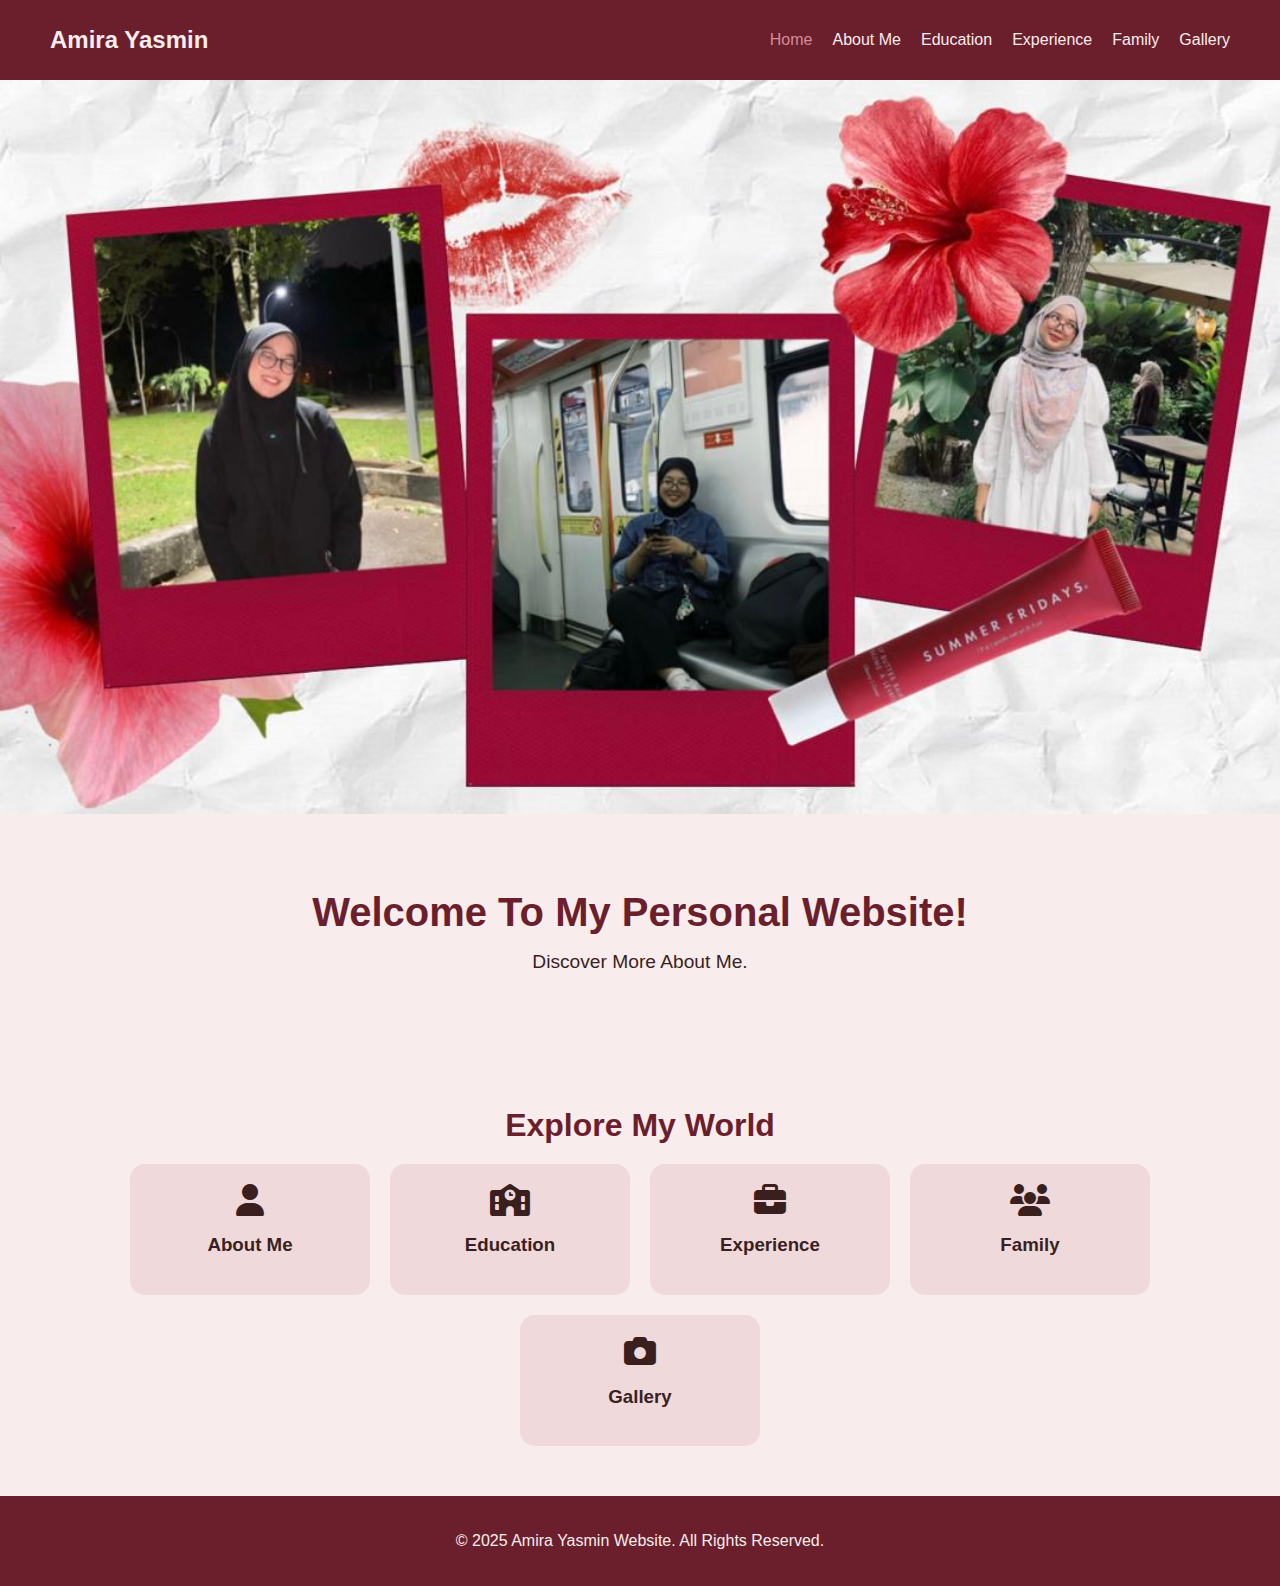
<file: index.html>
<html>
<head>
    <title>Home | Amira Yasmin</title>
    <link rel="stylesheet" href="style.css">
    <link rel="stylesheet" href="https://cdnjs.cloudflare.com/ajax/libs/font-awesome/6.4.0/css/all.min.css">
</head>
<body>

<nav>
    <div class="nav-container">
        <a href="index.html" class="logo">Amira Yasmin</a>
        <ul class="nav-links">
            <li><a class="active" href="index.html">Home</a></li>
            <li><a href="about.html">About Me</a></li>
            <li><a href="education.html">Education</a></li>
            <li><a href="experience.html">Experience</a></li>
            <li><a href="family.html">Family</a></li>
            <li><a href="gallery.html">Gallery</a></li>
        </ul>
    </div>
</nav>

<header>
    <img src="images/maroon.jpg" alt="Yasmin">
</header>

<section>
    <h1>Welcome To My Personal Website!</h1>
    <p>Discover More About Me.</p>
</section>

<section class="quick-links">
    <h2 class="section-title">Explore My World</h2>
    <div class="links-container">
        <a href="about.html" class="quick-link-card">
            <div class="link-icon"><i class="fas fa-user"></i></div>
            <h3>About Me</h3>
        </a>
        <a href="education.html" class="quick-link-card">
            <div class="link-icon"><i class="fas fa-school"></i></div>
            <h3>Education</h3>
        </a>
        <a href="experience.html" class="quick-link-card">
            <div class="link-icon"><i class="fas fa-briefcase"></i></div>
            <h3>Experience</h3>
        <a href="family.html" class="quick-link-card">
            <div class="link-icon"><i class="fas fa-users"></i></div>
            <h3>Family</h3>
        </a>
        <a href="gallery.html" class="quick-link-card">
            <div class="link-icon"><i class="fas fa-camera"></i></div>
            <h3>Gallery</h3>
        </a>
    </div>
</section>

<footer>
    <p>© 2025 Amira Yasmin Website. All Rights Reserved.</p>
</footer>

</body>
</html>
</file>
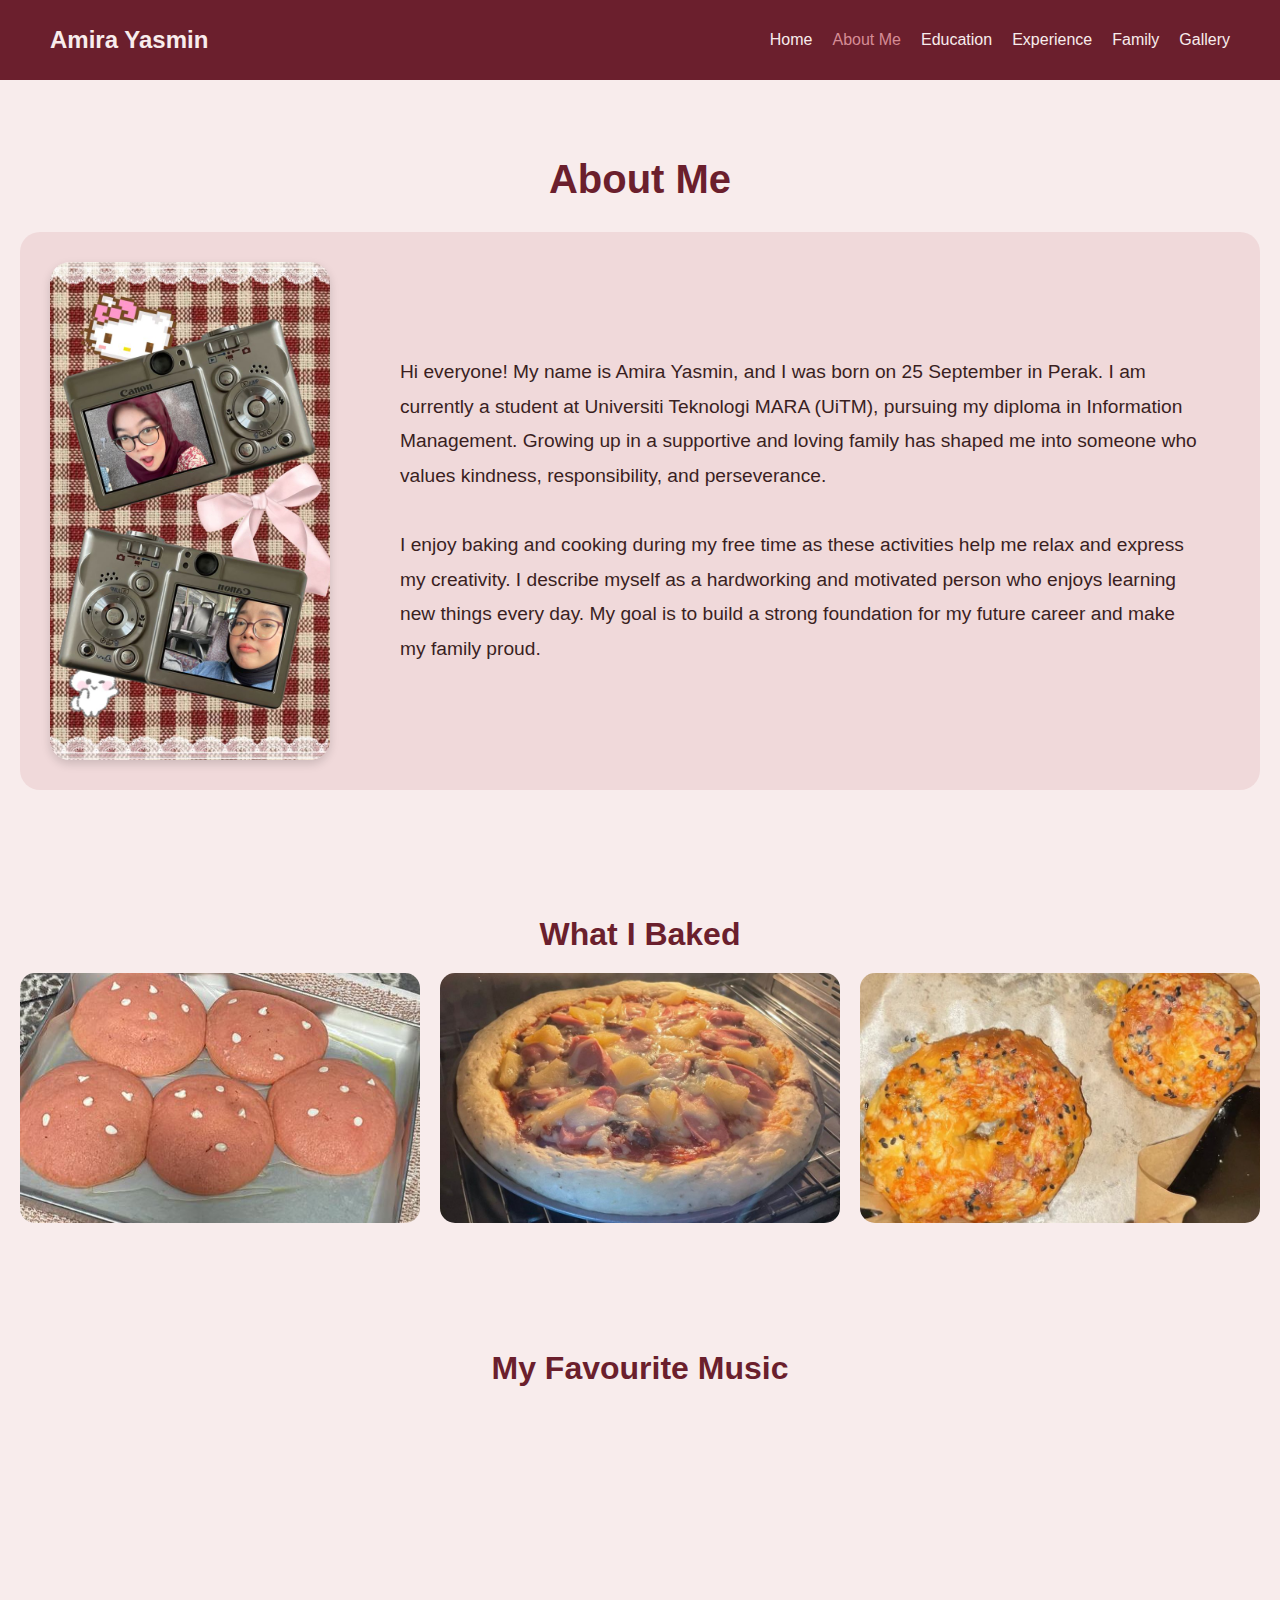
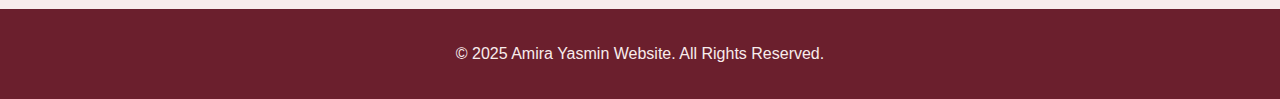
<file: about.html>
<html>
<head>
    <title>About Me | Amira Yasmin</title>
    <link rel="stylesheet" href="style.css">
</head>
<body>

<!-- NAVBAR -->
<nav>
    <div class="nav-container">
        <a href="index.html" class="logo">Amira Yasmin</a>
        <ul class="nav-links">
            <li><a href="index.html">Home</a></li>
            <li><a class="active" href="about.html">About Me</a></li>
            <li><a href="education.html">Education</a></li>
            <li><a href="experience.html">Experience</a></li>
            <li><a href="family.html">Family</a></li>
            <li><a href="gallery.html">Gallery</a></li>
        </ul>
    </div>
</nav>

<!-- ABOUT ME SECTION -->
<section>
    <h1>About Me</h1>
    <div class="about-section">
        <img src="images/yas.jpg" alt="My Photo">
        <div class="about-text">
            <p>
                Hi everyone! My name is Amira Yasmin, and I was born on 25 September in Perak.
                I am currently a student at Universiti Teknologi MARA (UiTM), pursuing my diploma
                in Information Management. Growing up in a supportive and loving family has shaped
                me into someone who values kindness, responsibility, and perseverance.
                <br><br>
                I enjoy baking and cooking during my free time as these activities help me relax
                and express my creativity. I describe myself as a hardworking and motivated person
                who enjoys learning new things every day. My goal is to build a strong foundation
                for my future career and make my family proud.
            </p>
        </div>
    </div>
</section>

<!-- BAKING SECTION -->
<section>
    <h2>What I Baked</h2>
    <div class="gallery-grid">
        <img src="images/berry cookies.jpg" alt="Baking">
        <img src="images/pizza.jpg" alt="Baking">
        <img src="images/bagel.jpg" alt="Baking">
    </div>
</section>

<section class="music-section">
    <h2>My Favourite Music</h2>

    <iframe 
        src="https://open.spotify.com/embed/track/0fK7ie6XwGxQTIkpFoWkd1"
        width="70%"
        height="152"
        frameborder="0"
        allow="encrypted-media; clipboard-write; picture-in-picture"
        allowfullscreen>
    </iframe>
</section>




<!-- FOOTER -->
<footer>
    <p>© 2025 Amira Yasmin Website. All Rights Reserved.</p>
</footer>

</body>
</html>
</file>
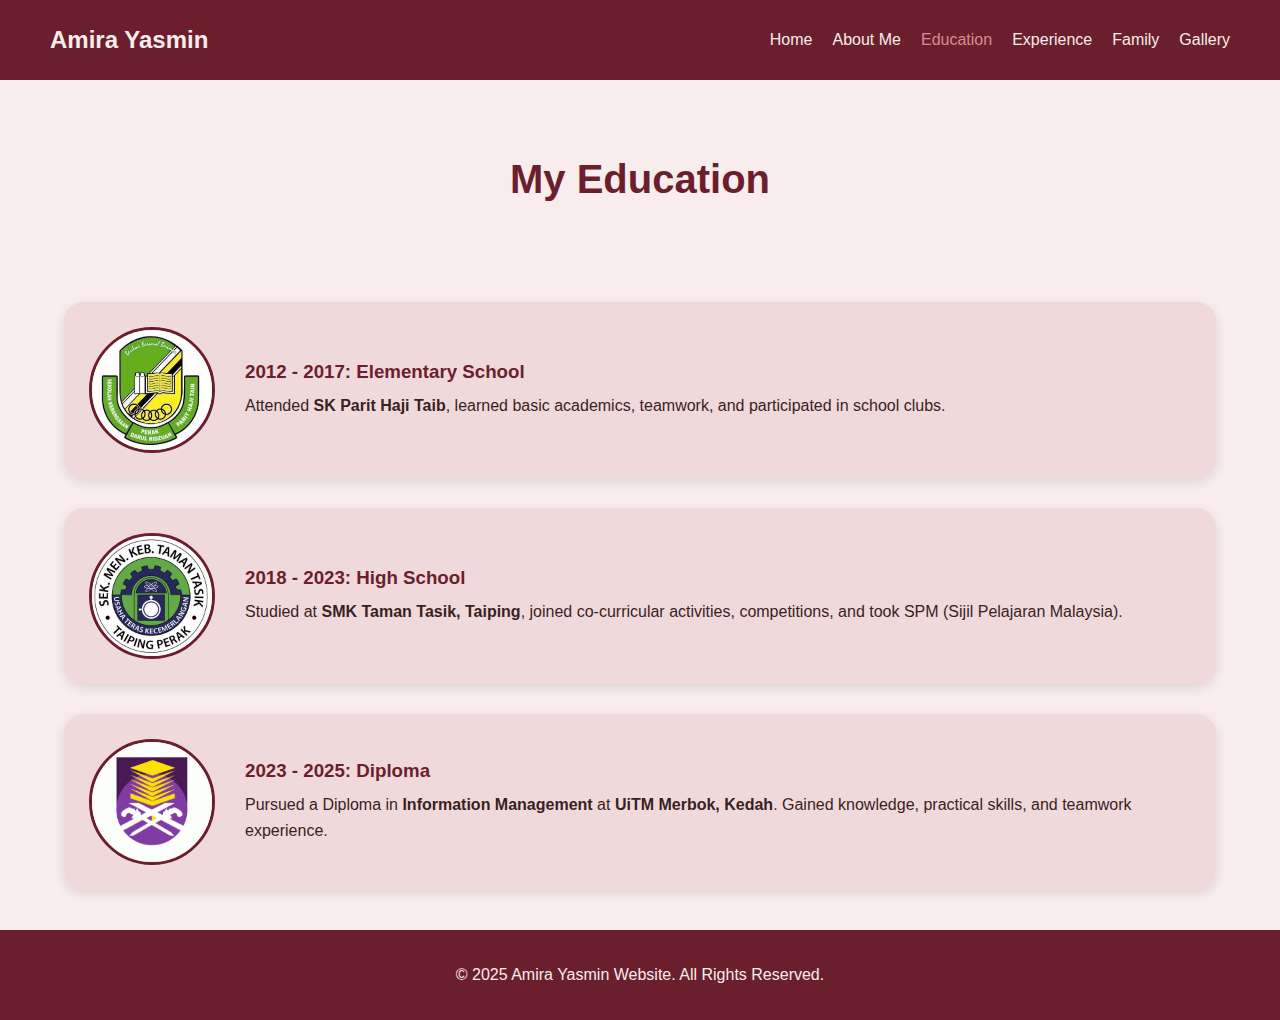
<file: education.html>
<html>
<head>
    <title>Experience | Amira Yasmin</title>
    <link rel="stylesheet" href="style.css">
</head>

<body>

<nav>
    <div class="nav-container">
        <a href="index.html" class="logo">Amira Yasmin</a>
        <ul class="nav-links">
            <li><a href="index.html">Home</a></li>
            <li><a href="about.html">About Me</a></li>
            <li><a class="active" href="education.html">Education</a></li>
            <li><a href="experience.html">Experience</a></li>
            <li><a href="family.html">Family</a></li>
            <li><a href="gallery.html">Gallery</a></li>
        </ul>
    </div>
</nav>

<section>
    <h1>My Education</h1>
</section>

<div class="container">

    <div class="experience-card">
        <img src="images/sk.jpg" alt="Elementary School">
        <div class="experience-text">
            <h3>2012 - 2017: Elementary School</h3>
            <p>Attended <strong>SK Parit Haji Taib</strong>, learned basic academics, teamwork, and participated in school clubs.</p>
        </div>
    </div>

    <div class="experience-card">
        <img src="images/smk.jpg" alt="High School">
        <div class="experience-text">
            <h3>2018 - 2023: High School</h3>
            <p>Studied at <strong>SMK Taman Tasik, Taiping</strong>, joined co-curricular activities, competitions, and took SPM (Sijil Pelajaran Malaysia).</p>
        </div>
    </div>

    <div class="experience-card">
        <img src="images/uitm.jpg" alt="Diploma">
        <div class="experience-text">
            <h3>2023 - 2025: Diploma</h3>
            <p>Pursued a Diploma in <strong>Information Management</strong> at <strong>UiTM Merbok, Kedah</strong>. Gained knowledge, practical skills, and teamwork experience.</p>
        </div>
    </div>

</div>

<footer>
    <p>© 2025 Amira Yasmin Website. All Rights Reserved.</p>
</footer>

</body>
</html>
</file>
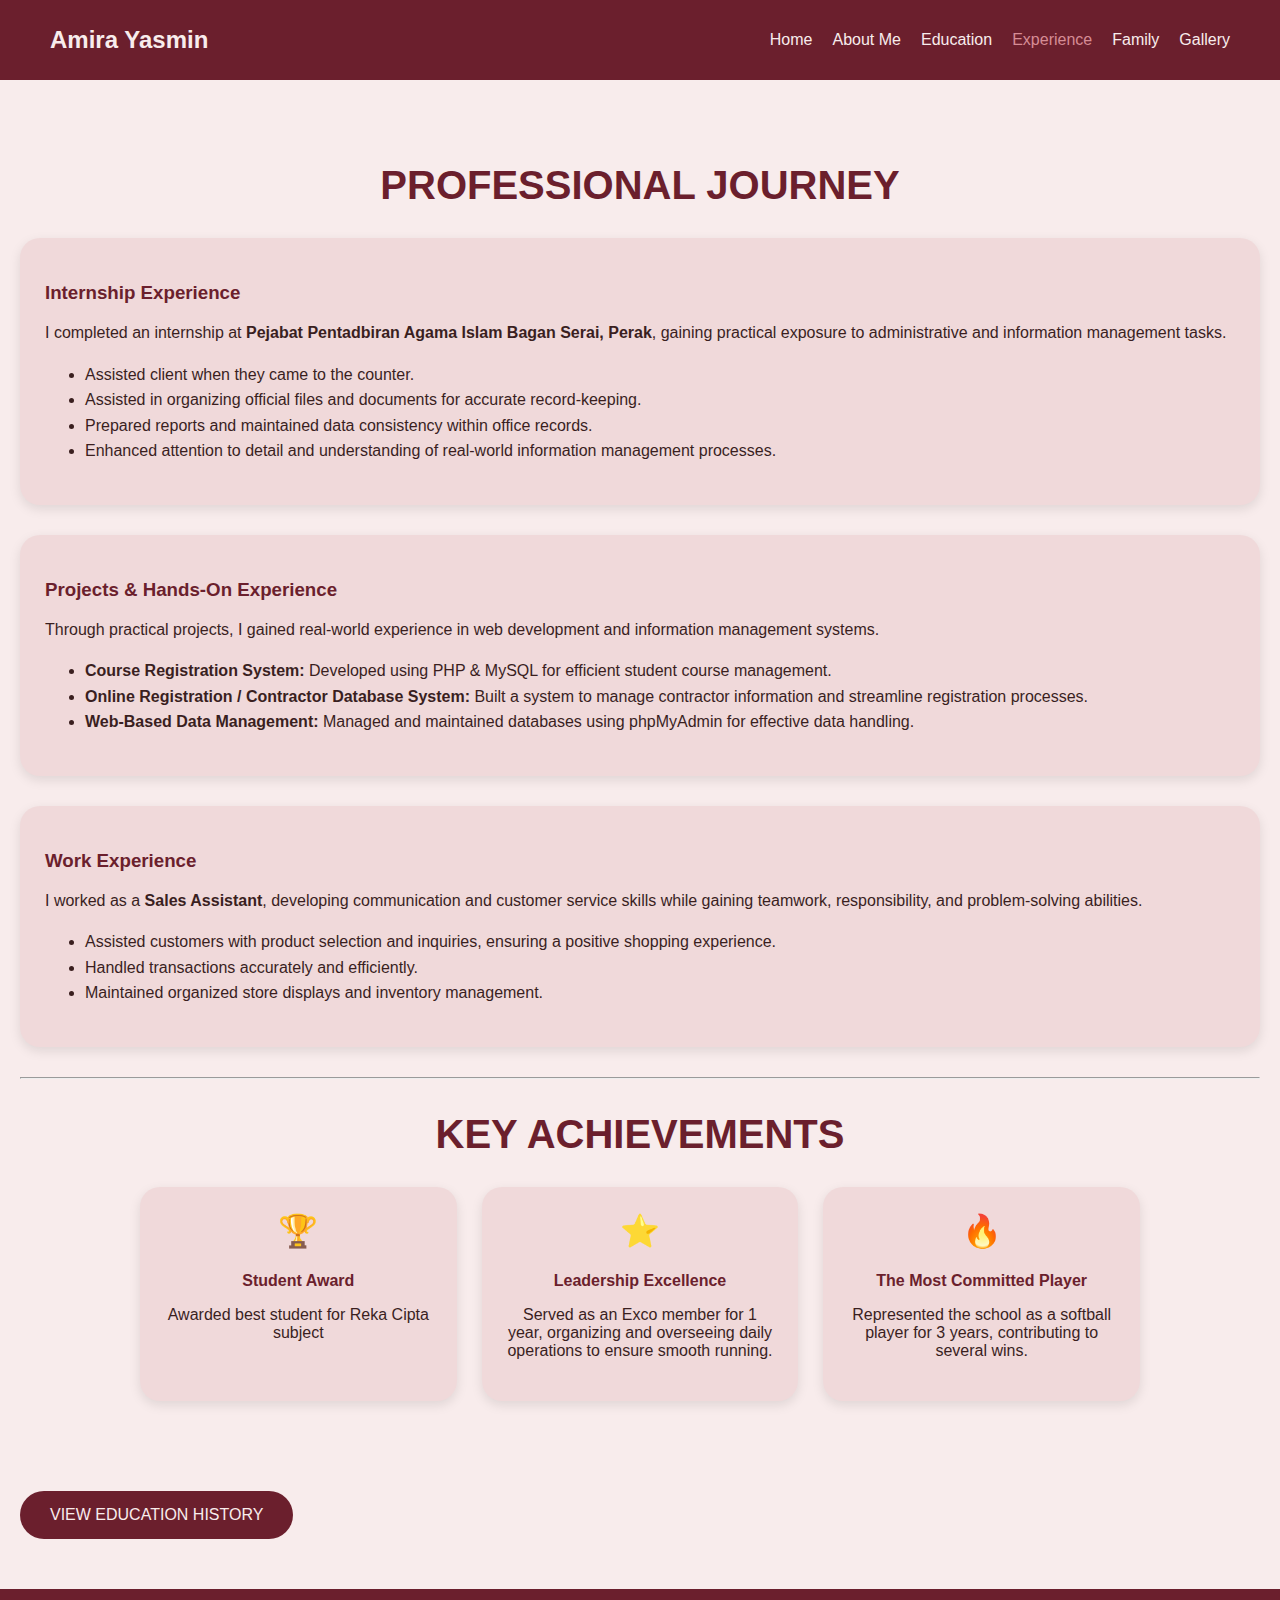
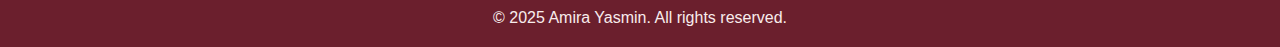
<file: experience.html>
<html>
<head>
    <meta name="viewport" content="width=device-width, initial-scale=1.0">
    <title>Experience | Amira Yasmin</title>
    <link rel="stylesheet" href="style.css">
</head>
<body>

    <!-- ===== NAVIGATION ===== -->
    <nav class="nav-container">
        <a href="index.html" class="logo">Amira Yasmin</a>
        <ul class="nav-links">
            <li><a href="index.html">Home</a></li>
            <li><a href="about.html">About Me</a></li>
            <li><a href="education.html">Education</a></li>
            <li><a href="experience.html" class="active">Experience</a></li>
            <li><a href="family.html">Family</a></li>
            <li><a href="gallery.html">Gallery</a></li>   
        </ul>
    </nav>

    <!-- ===== MAIN CONTENT ===== -->
    <main class="page-content">
        <div class="content-block">

            <!-- My Experience -->
            <h2 class="page-title">PROFESSIONAL JOURNEY</h2>

            <!-- INTERNSHIP EXPERIENCE -->
            <div class="internship-section">
                <h3>Internship Experience</h3>
                <p>I completed an internship at <strong>Pejabat Pentadbiran Agama Islam Bagan Serai, Perak</strong>, gaining practical exposure to administrative and information management tasks.</p>
                <ul class="internship-tasks">
                    <li>Assisted client when they came to the counter.</li>
                    <li>Assisted in organizing official files and documents for accurate record-keeping.</li>
                    <li>Prepared reports and maintained data consistency within office records.</li>
                    <li>Enhanced attention to detail and understanding of real-world information management processes.</li>
                </ul>
            </div>

            <!-- PROJECTS & HANDS-ON EXPERIENCE -->
            <div class="timeline-item">
                <h3>Projects & Hands-On Experience</h3>
                <p>Through practical projects, I gained real-world experience in web development and information management systems.</p>
                <ul class="projects-list">
                    <li><strong>Course Registration System:</strong> Developed using PHP & MySQL for efficient student course management.</li>
                    <li><strong>Online Registration / Contractor Database System:</strong> Built a system to manage contractor information and streamline registration processes.</li>
                    <li><strong>Web-Based Data Management:</strong> Managed and maintained databases using phpMyAdmin for effective data handling.</li>
                </ul>
            </div>

            <!-- WORK EXPERIENCE -->
            <div class="sales-section">
                <h3>Work Experience</h3>
                <p>I worked as a <strong>Sales Assistant</strong>, developing communication and customer service skills while gaining teamwork, responsibility, and problem-solving abilities.</p>
                <ul class="sales-tasks">
                    <li>Assisted customers with product selection and inquiries, ensuring a positive shopping experience.</li>
                    <li>Handled transactions accurately and efficiently.</li>
                    <li>Maintained organized store displays and inventory management.</li>
                </ul>
            </div>

            <!-- SECTION DIVIDER -->
            <hr class="section-divider">

            <!-- KEY ACHIEVEMENTS -->
            <h2 class="page-title">KEY ACHIEVEMENTS</h2>
            <div class="achievements-grid">
                <div class="achievement-card">
                    <div class="achieve-icon">🏆</div>
                    <h4>Student Award</h4>
                    <p>Awarded best student for Reka Cipta subject</p>
                </div>

                <div class="achievement-card">
                    <div class="achieve-icon">⭐</div>
                    <h4>Leadership Excellence</h4>
                    <p>Served as an Exco member for 1 year, organizing and overseeing daily operations to ensure smooth running.</p>
                </div>

                <div class="achievement-card">
                    <div class="achieve-icon">🔥</div>
                    <h4>The Most Committed Player</h4>
                    <p>Represented the school as a softball player for 3 years, contributing to several wins.</p>
                </div>
            </div>

            <!-- VIEW EDUCATION BUTTON -->
            <a href="education.html" class="learn-more-btn">VIEW EDUCATION HISTORY</a>

        </div>
    </main>


    <!-- ===== FOOTER ===== -->
    <footer>
        &copy; 2025 Amira Yasmin. All rights reserved.
    </footer>

</body>
</html>
</file>
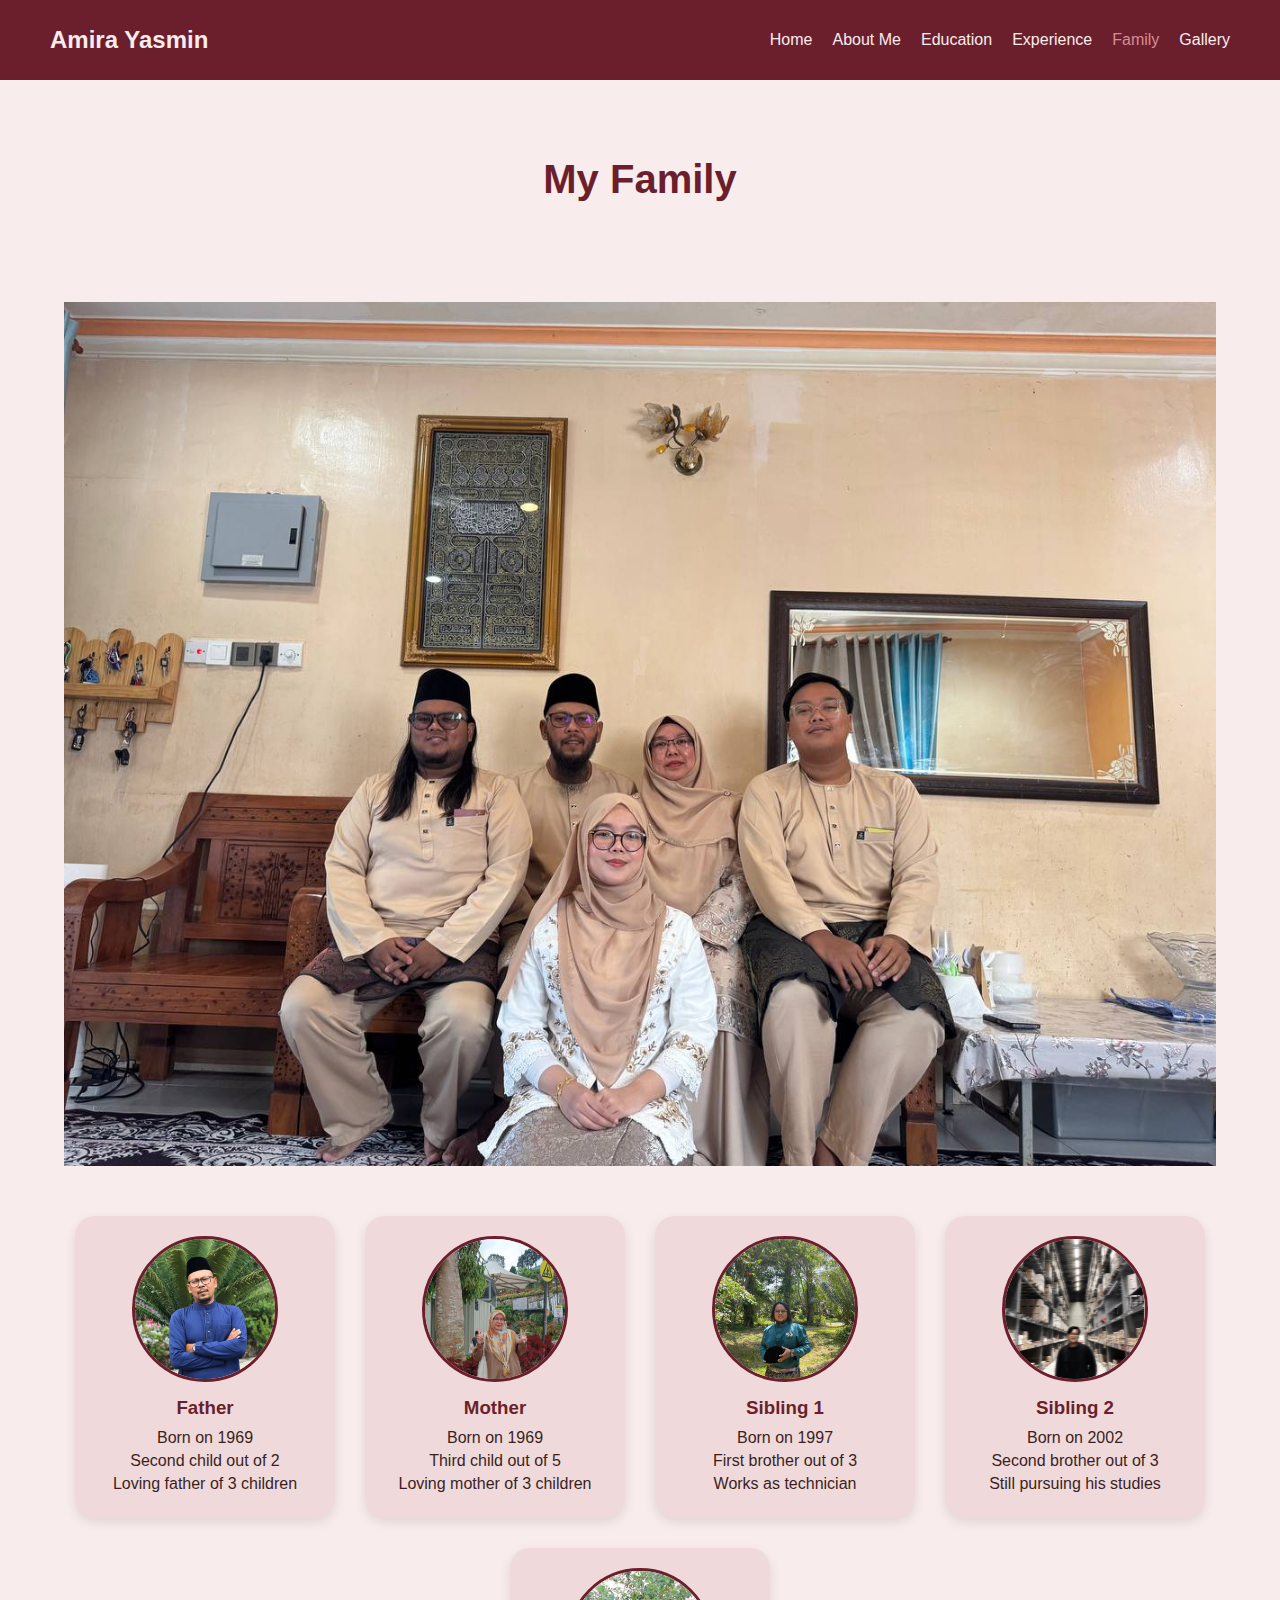
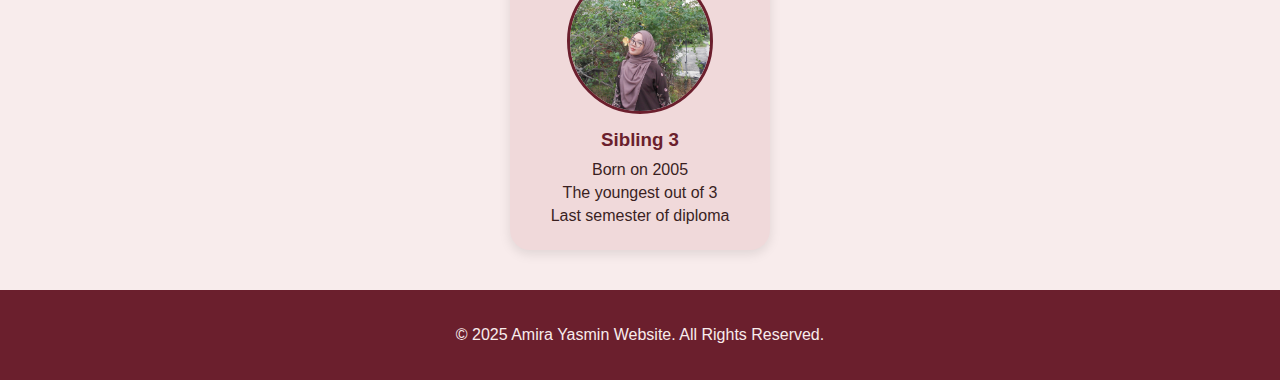
<file: family.html>
<html>
<head>
    <title>Family | Amira Yasmin</title>
    <link rel="stylesheet" href="style.css">
</head>

<body>

<nav>
    <div class="nav-container">
        <a href="index.html" class="logo">Amira Yasmin</a>
        <ul class="nav-links">
            <li><a href="index.html">Home</a></li>
            <li><a href="about.html">About Me</a></li>
            <li><a href="education.html">Education</a></li>
            <li><a href="experience.html">Experience</a></li>
            <li><a class="active" href="family.html">Family</a></li>
            <li><a href="gallery.html">Gallery</a></li>
        </ul>
    </div>
</nav>

<section>
    <h1>My Family</h1>
</section>

<div class="container">

    <!-- MAIN FAMILY PHOTO -->
    <img src="images/family.jpg" alt="Family Photo" class="family-photo">

    <!-- FAMILY GRID -->
    <div class="family-grid">

        <div class="family-card">
            <img src="images/abah.jpg" alt="Father">
            <h3>Father</h3>
            <ul>
                <li>Born on 1969</li>
                <li>Second child out of 2</li>
                <li>Loving father of 3 children</li>
            </ul>
        </div>

        <div class="family-card">
            <img src="images/mama.jpg" alt="Mother">
            <h3>Mother</h3>
            <ul>
                <li>Born on 1969</li>
                <li>Third child out of 5</li>
                <li>Loving mother of 3 children</li>
            </ul>
        </div>

        <div class="family-card">
            <img src="images/afiq.jpg" alt="Sibling 1">
            <h3>Sibling 1</h3>
            <ul>
                <li>Born on 1997</li>
                <li>First brother out of 3</li>
                <li>Works as technician</li>
            </ul>
        </div>

        <div class="family-card">
            <img src="images/aqiel.jpg" alt="Sibling 2">
            <h3>Sibling 2</h3>
            <ul>
                <li>Born on 2002</li>
                <li>Second brother out of 3</li>
                <li>Still pursuing his studies</li>
            </ul>
        </div>

        <div class="family-card">
            <img src="images/kakak.jpg" alt="Sibling 3">
            <h3>Sibling 3</h3>
            <ul>
                <li>Born on 2005</li>
                <li>The youngest out of 3</li>
                <li>Last semester of diploma</li>
            </ul>
        </div>

    </div>

</div>

<footer>
    <p>© 2025 Amira Yasmin Website. All Rights Reserved.</p>
</footer>

</body>
</html>
</file>
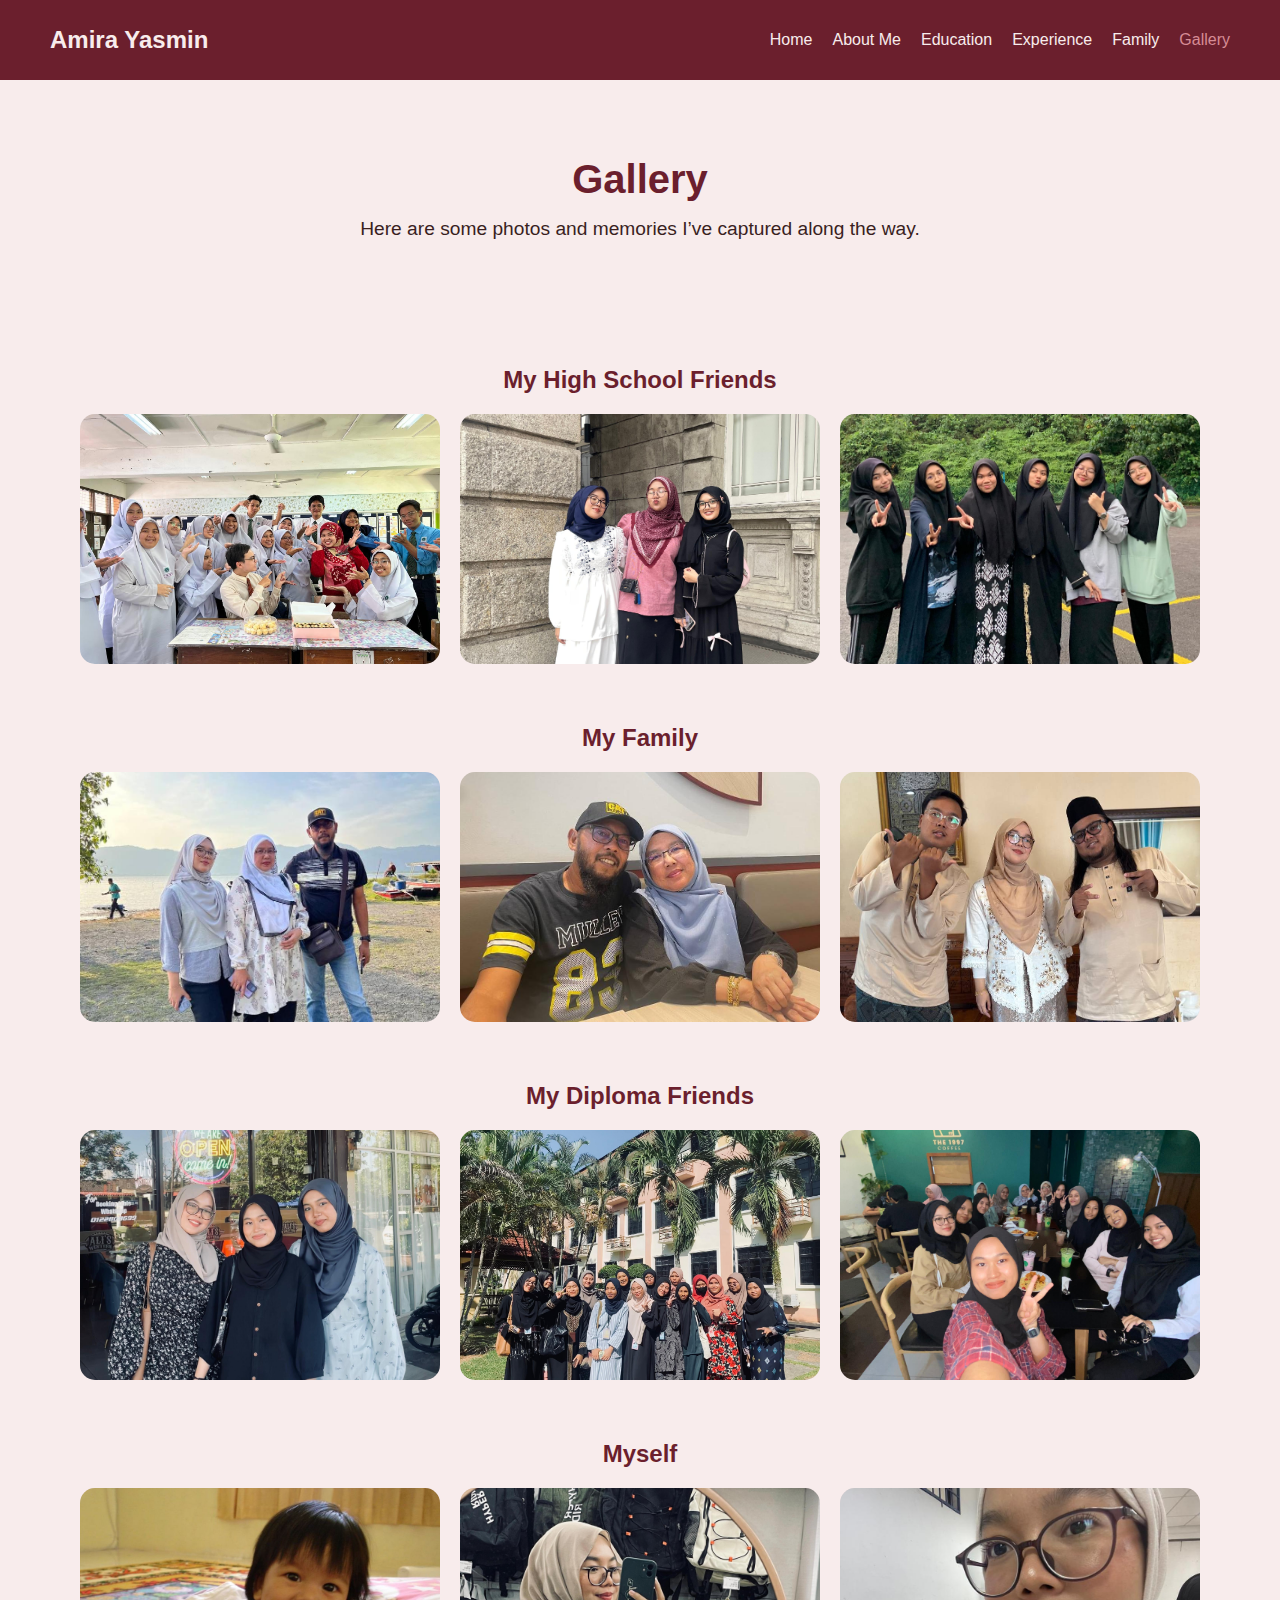
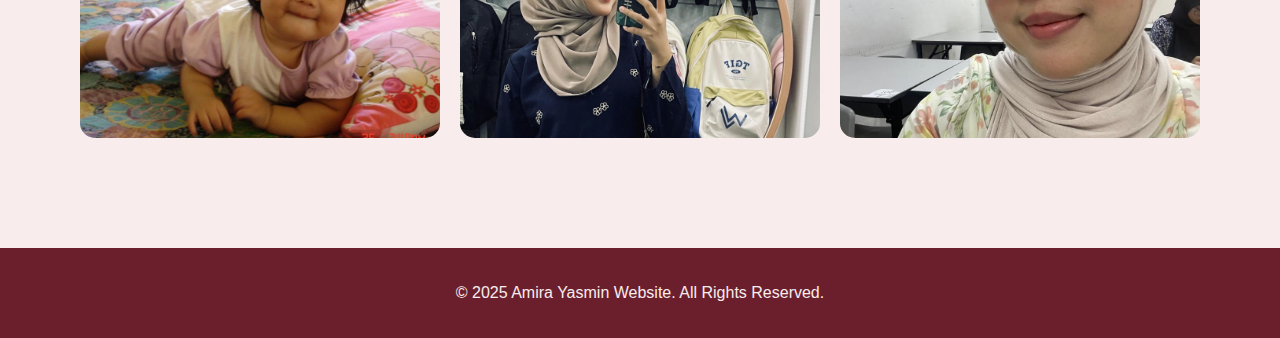
<file: gallery.html>
<!DOCTYPE html>
<html lang="en">
<head>
    <meta charset="UTF-8">
    <title>Gallery | Amira Yasmin</title>
    <link rel="stylesheet" href="style.css">
    <link rel="stylesheet" href="https://cdnjs.cloudflare.com/ajax/libs/font-awesome/6.4.0/css/all.min.css">
</head>
<body>

<nav>
    <div class="nav-container">
        <a href="index.html" class="logo">Amira Yasmin</a>
        <ul class="nav-links">
            <li><a href="index.html">Home</a></li>
            <li><a href="about.html">About Me</a></li>
            <li><a href="education.html">Education</a></li>
            <li><a href="experience.html">Experience</a></li>
            <li><a href="family.html">Family</a></li>
            <li><a href="gallery.html" class="active">Gallery</a></li>
        </ul>
    </div>
</nav>

<section>
    <h1>Gallery</h1>
    <p>Here are some photos and memories I’ve captured along the way.</p>
</section>

<section class="gallery-section">

    <div class="gallery-category">
        <h2>My High School Friends</h2>
        <div class="gallery-grid">
            <img src="images/5 razi.jpg" alt="High School Friends">
            <img src="images/trio hs.jpg" alt="High School Friends">
            <img src="images/T6.jpg" alt="High School Friends">
        </div>
    </div>

    <div class="gallery-category">
        <h2>My Family</h2>
        <div class="gallery-grid">
            <img src="images/together.jpg" alt="My Family">
            <img src="images/parent.jpg" alt="My Family">
            <img src="images/sibs.jpg" alt="My Family">
        </div>
    </div>

    <div class="gallery-category">
        <h2>My Diploma Friends</h2>
        <div class="gallery-grid">
            <img src="images/trio dip.jpg" alt="Diploma Friends">
            <img src="images/classmate.jpg" alt="Diploma Friends">
            <img src="images/outing.jpg" alt="Diploma Friends">
        </div>
    </div>

    <div class="gallery-category">
        <h2>Myself</h2>
        <div class="gallery-grid">
            <img src="images/baby.jpg" alt="Myself">
            <img src="images/yasmin.jpg" alt="Myself">
            <img src="images/mirasemin.jpg" alt="Myself">
        </div>
    </div>

</section>

<footer>
    <p>© 2025 Amira Yasmin Website. All Rights Reserved.</p>
</footer>

</body>
</html>
</file>
<file: style.css>
/* ===== GENERAL ===== */
body {
    font-family: 'Poppins', sans-serif;
    margin: 0;
    padding: 0;
    background-color: #f8ecec; /* light muted pink */
    color: #3a1f1f; /* dark burgundy */
}

/* ===== NAVIGATION ===== */
.nav-container {
    display: flex;
    justify-content: space-between;
    align-items: center;
    padding: 15px 50px;
    background-color: #6b1f2d;
}

.logo {
    font-size: 24px;
    font-weight: bold;
    text-decoration: none;
    color: #f8ecec;
}

.nav-links {
    list-style: none;
    display: flex;
    gap: 20px;
}

.nav-links li a {
    text-decoration: none;
    color: #f8ecec;
    font-weight: 500;
    font-size: 16px;
}

.nav-links li a.active,
.nav-links li a:hover {
    color: #d68c95;
}

/* ===== HEADER IMAGE ===== */
header img {
    width: 100%;
    height: auto;
}

/* ===== SECTIONS ===== */
section {
    text-align: center;
    padding: 50px 20px;
}

section h1 {
    font-size: 2.5rem;
    margin-bottom: 10px;
    color: #6b1f2d;
}

section h2 {
    font-size: 2rem;
    margin-bottom: 20px;
    color: #6b1f2d;
}

section p {
    font-size: 1.2rem;
    color: #3a1f1f;
    max-width: 800px;
    margin: 0 auto;
    line-height: 1.8;
}

/* ===== QUICK LINKS (Home) ===== */
.quick-links {
    padding: 50px 20px;
    background-color: #f8ecec;
}

.links-container {
    display: flex;
    flex-wrap: wrap;
    justify-content: center;
    gap: 20px;
}

.quick-link-card {
    text-decoration: none;
    color: #3a1f1f;
    background-color: #f0d9da;
    padding: 20px;
    border-radius: 15px;
    width: 200px;
    text-align: center;
    transition: transform 0.3s, background-color 0.3s;
}

.quick-link-card:hover {
    transform: translateY(-5px);
    background-color: #6b1f2d;
    color: #f8ecec;
}

.link-icon {
    font-size: 2rem;
    margin-bottom: 10px;
}

/* ===== ABOUT PAGE ===== */
.about-section {
    display: flex;
    flex-wrap: wrap;
    align-items: center;
    gap: 40px;
    justify-content: center;
    background-color: #f0d9da;
    padding: 30px;
    border-radius: 20px;
    margin-top: 30px;
}

.about-section img {
    width: 280px;
    border-radius: 20px;
    box-shadow: 0 4px 10px rgba(0,0,0,0.15);
}

.about-text {
    flex: 1;
    min-width: 260px;
    text-align: left;
}

/* ===== EXPERIENCE CARDS ===== */
.container {
    width: 90%;
    max-width: 1200px;
    margin: 40px auto;
}

.experience-card {
    display: flex;
    align-items: center;
    gap: 30px;
    background: #f0d9da;
    padding: 25px;
    border-radius: 20px;
    margin-bottom: 30px;
    box-shadow: 0 4px 12px rgba(0,0,0,0.1);
}

.experience-card img {
    width: 120px;
    height: 120px;
    border-radius: 50%;
    object-fit: cover;
    border: 3px solid #6b1f2d;
}

.experience-text h3 {
    margin: 0 0 10px 0;
    color: #6b1f2d;
}

.experience-text p {
    margin: 0;
    font-size: 16px;
    line-height: 1.6;
}

/* ===== FAMILY CARDS ===== */
.family-photo {
    width: 100%;
    height: auto;
    margin-bottom: 50px;
}

.family-grid {
    display: flex;
    flex-wrap: wrap;
    justify-content: center;
    gap: 30px;
}

.family-card {
    background-color: #f0d9da;
    border-radius: 20px;
    padding: 20px;
    width: 220px;
    text-align: center;
    box-shadow: 0 4px 12px rgba(0,0,0,0.1);
    transition: transform 0.3s, background-color 0.3s;
}

.family-card:hover {
    transform: translateY(-5px);
    background-color: #6b1f2d;
    color: #f8ecec;
}

.family-card img {
    width: 140px;
    height: 140px;
    border-radius: 50%;
    object-fit: cover;
    border: 3px solid #6b1f2d;
    margin-bottom: 15px;
}

.family-card h3 {
    margin: 0 0 10px 0;
    color: #6b1f2d;
}

.family-card ul {
    list-style: none;
    padding: 0;
    margin: 0;
}

.family-card li {
    margin: 5px 0;
}

.family-card:hover h3,
.family-card:hover li {
    color: #f8ecec;
}

/* ===== GALLERY ===== */
.gallery-section {
    padding: 50px 80px;
}

.gallery-category {
    margin-bottom: 60px;
    text-align: center;
}

.gallery-category h2 {
    margin-bottom: 20px;
    font-size: 24px;
    color: #6b1f2d;
}

.gallery-grid {
    display: grid;
    grid-template-columns: repeat(auto-fit, minmax(220px, 1fr));
    gap: 20px;
}

.gallery-grid img {
    width: 100%;
    height: 250px;
    object-fit: cover;
    border-radius: 15px;
    background-color: #f0d9da;
    transition: transform 0.3s ease, box-shadow 0.3s ease;
}

.gallery-grid img:hover {
    transform: scale(1.05);
    box-shadow: 0 10px 25px rgba(107, 31, 45, 0.35);
}

/* ===== FOOTER ===== */
footer {
    text-align: center;
    padding: 20px;
    background-color: #6b1f2d;
    color: #f8ecec;
}

/* ===== RESPONSIVE ===== */
@media screen and (max-width: 768px) {
    .experience-card, .family-card, .about-section {
        flex-direction: column;
        text-align: center;
    }

    .experience-card img, .family-card img, .about-section img {
        margin-bottom: 15px;
    }
}

@media screen and (max-width: 500px) {
    .family-card img {
        width: 120px;
        height: 120px;
    }

    .gallery-grid img {
        height: 180px;
    }

    .about-section img {
        width: 200px;
    }

    .about-text {
        text-align: center;
    }
}

/* ===== EXPERIENCE PAGE ===== */
.page-content {
    padding: 50px 20px;
    background-color: #f8ecec; /* solid soft pink */
    color: #3a1f1f;
    font-family: 'Poppins', sans-serif;
}

/* Page Title */
.page-title {
    font-size: 2.5rem;
    margin-bottom: 30px;
    color: #6b1f2d;
    text-align: center;
}

/* Experience Sections */
.timeline-item,
.internship-section,
.sales-section {
    background-color: #f0d9da;
    border-radius: 20px;
    padding: 25px;
    margin-bottom: 30px;
    box-shadow: 0 4px 12px rgba(0,0,0,0.1);
    transition: transform 0.3s, background-color 0.3s;
}

.timeline-item:hover,
.internship-section:hover,
.sales-section:hover {
    background-color: #6b1f2d;
    color: #f8ecec;
    transform: translateY(-5px);
}

.timeline-item h3,
.internship-section h3,
.sales-section h3 {
    color: #6b1f2d;
    margin-bottom: 15px;
}

.timeline-item p,
.internship-section p,
.sales-section p,
.projects-list li,
.internship-tasks li,
.sales-tasks li {
    color: #3a1f1f;
    line-height: 1.6;
}

.timeline-item:hover p,
.internship-section:hover p,
.sales-section:hover p,
.timeline-item:hover li,
.internship-section:hover li,
.sales-section:hover li {
    color: #f8ecec;
}

/* Achievements */
.achievements-grid {
    display: grid;
    grid-template-columns: repeat(auto-fit, minmax(250px, 1fr));
    gap: 25px;
    max-width: 1000px;
    margin: 0 auto 50px auto;
}

.achievement-card {
    background-color: #f0d9da;
    border-radius: 20px;
    padding: 25px;
    text-align: center;
    box-shadow: 0 4px 12px rgba(0,0,0,0.1);
    transition: transform 0.3s, background-color 0.3s;
}

.achievement-card:hover {
    background-color: #6b1f2d;
    color: #f8ecec;
    transform: translateY(-5px);
}

.achievement-card h4 {
    color: #6b1f2d;
    margin-bottom: 10px;
}

.achievement-card p {
    color: #3a1f1f;
}

.achievement-card:hover p,
.achievement-card:hover h4 {
    color: #f8ecec;
}

.achieve-icon {
    font-size: 2rem;
    margin-bottom: 15px;
}

/* Learn More Button */
.learn-more-btn {
    text-decoration: none;
    color: #f8ecec;
    background-color: #6b1f2d;
    padding: 15px 30px;
    border-radius: 25px;
    font-weight: 500;
    display: inline-block;
    transition: background-color 0.3s, transform 0.3s;
    margin-top: 40px;
}

.learn-more-btn:hover {
    background-color: #d68c95;
    transform: translateY(-3px);
}

/* Responsive */
@media screen and (max-width: 768px) {
    .timeline-item,
    .internship-section,
    .sales-section,
    .achievement-card {
        padding: 20px;
    }

    .achievements-grid {
        grid-template-columns: 1fr;
    }
}

@media screen and (max-width: 500px) {
    .learn-more-btn {
        width: 100%;
        text-align: center;
    }
}
</file>
